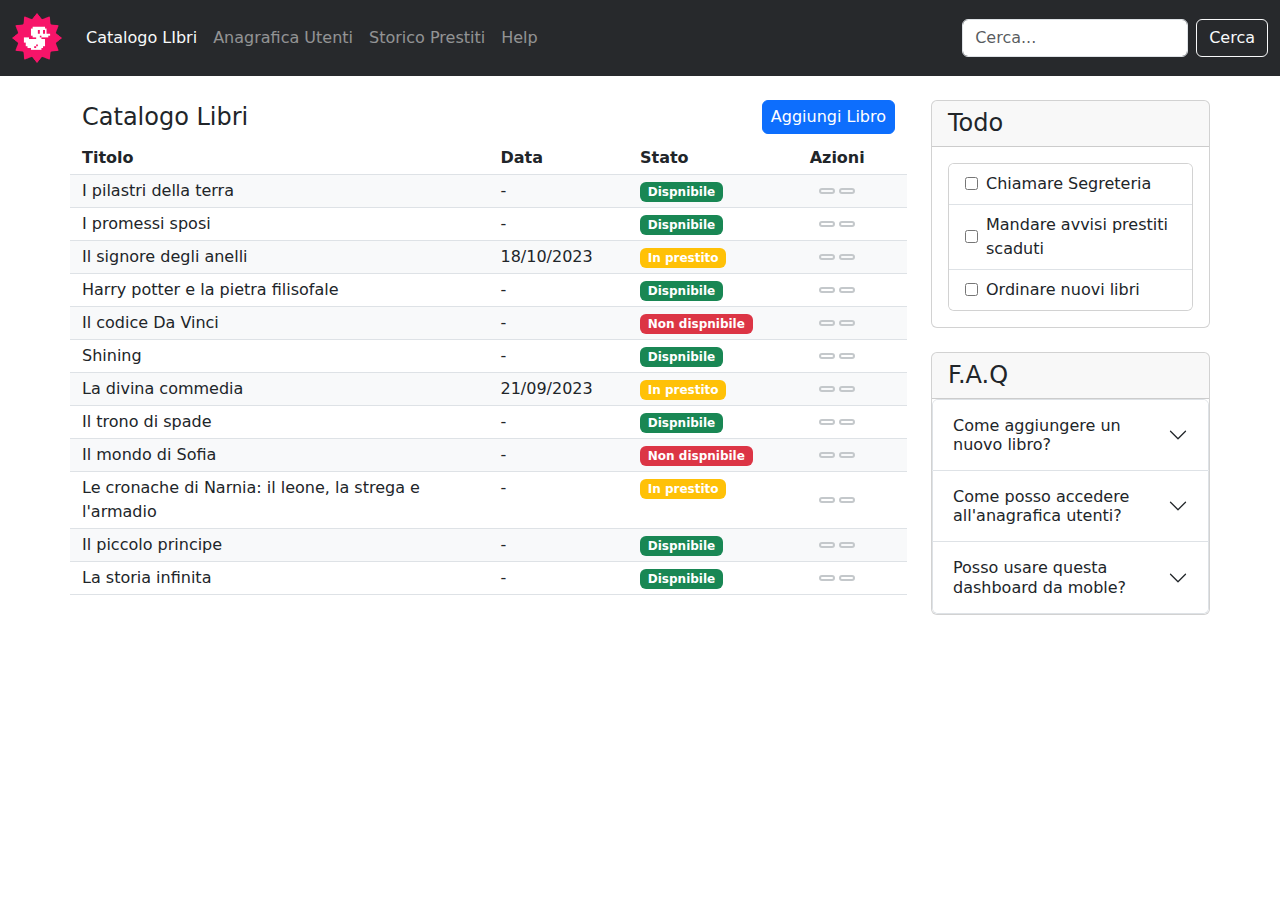
<file: index.html>
<!DOCTYPE html>
<html lang="it">
    <head>
        <meta charset="UTF-8">
        <meta name="viewport" content="width=device-width, initial-scale=1.0">
        <meta name="author" content="Melvin Jerome Luna Maligaya">
        <title>Bootstrap Dashboard</title>
        
        <!--Icons-->
        <link rel="stylesheet" href="https://cdnjs.cloudflare.com/ajax/libs/font-awesome/6.6.0/css/all.min.css" integrity="sha512-Kc323vGBEqzTmouAECnVceyQqyqdsSiqLQISBL29aUW4U/M7pSPA/gEUZQqv1cwx4OnYxTxve5UMg5GT6L4JJg==" crossorigin="anonymous" referrerpolicy="no-referrer" >

        <!-- Bootstrap -->
        <link href="https://cdn.jsdelivr.net/npm/bootstrap@5.3.3/dist/css/bootstrap.min.css" rel="stylesheet" integrity="sha384-QWTKZyjpPEjISv5WaRU9OFeRpok6YctnYmDr5pNlyT2bRjXh0JMhjY6hW+ALEwIH" crossorigin="anonymous" >

        <!--Css-->
        <link rel="stylesheet" href="style.css" type="text/css">
    </head>

    <body>
        <header>
          <nav class="navbar navbar-expand-lg bg-header">
            <div class="container-fluid">
              <a class="navbar-brand" href="#"><img class="img-fluid" src="img/duck.png" alt=""></a>
              <button class="navbar-toggler border-secondary" type="button" data-bs-toggle="collapse" data-bs-target="#navbarSupportedContent" aria-controls="navbarSupportedContent" aria-expanded="false" aria-label="Toggle navigation">
                <span><i class="fa-solid fa-bars text-secondary"></i></span>
              </button>
              <div class="collapse navbar-collapse" id="navbarSupportedContent">
                <ul class="navbar-nav me-auto mb-2 mb-lg-0">
                  <li class="nav-item">
                    <a class="nav-link text-light active" aria-current="page" href="#">Catalogo LIbri</a>
                  </li>
                  <li class="nav-item">
                    <a class="nav-link text-white-50" href="#">Anagrafica Utenti</a>
                  </li>
                  <li class="nav-item">
                    <a class="nav-link text-white-50" href="#">Storico Prestiti</a>
                  </li>
                  <li class="nav-item">
                    <a class="nav-link text-white-50" href="#">Help</a>
                  </li>
                </ul>
                <form class="d-flex" role="search">
                  <input class="form-control me-2" type="search" placeholder="Cerca..." aria-label="Search">
                  <button class="btn btn-outline-success border-light text-light" type="submit">Cerca</button>
                </form>
              </div>
            </div>
          </nav>
        </header>

        <main class="px-1">
          <div class="container d-lg-flex gap-lg-5 py-4">
            <!-- top main card -->
            <section id="top-main-card" class="row col-lg-9 flex-lg-column">
              <!-- header section-->
              <div class="col-12 d-flex justify-content-between align-items-center">
                  <h2 class="fw-normal fs-4 m-0">Catalogo Libri</h2>
                  <a class="bg-primary text-white text-decoration-none border border-primary rounded-2 px-2 py-1" href="pages/form.html" target="_blank">Aggiungi Libro</a>
              </div>
              <!-- library table -->
              <ul class="col-12 my-2" >
                <!-- li title  -->
                <li class="row bg-white py-1 border-bottom fw-bold">
                  <div class="col-6">Titolo</div>
                  <div class="d-none d-md-block col-md-2">Data</div>
                  <div class="col-4 col-md-2">Stato</div>
                  <div class="col-2 col-md-2 text-center">Azioni</div>
                </li>
                <!-- li book -->
                <li class="row bg-light py-1 border-bottom">
                  <div class="col-6">I pilastri della terra</div>
                  <div class="d-none d-md-block col-md-2">-</div>
                  <div class="col-4 col-md-2"><span class="badge text-bg-success">Dispnibile</span></div>
                  <div class="col-2 col-md-2 d-flex justify-content-center align-items-center gap-1">
                    <button class="border border-2 border-secondary-subtle rounded-1 bg-transparent"><i class="fa-solid fa-pen text-black-50"></i></button>
                    <button class="border border-2 border-secondary-subtle rounded-1 bg-transparent"><i class="fa-solid fa-trash text-black-50"></i></button>
                  </div>
                </li>
                <!-- li book -->
                <li class="row bg-white py-1 border-bottom">
                  <div class="col-6">I promessi sposi</div>
                  <div class="d-none d-md-block col-md-2">-</div>
                  <div class="col-4 col-md-2"><span class="badge text-bg-success">Dispnibile</span></div>
                  <div class="col-2 col-md-2 d-flex justify-content-center align-items-center gap-1">
                    <button class="border border-2 border-secondary-subtle rounded-1 bg-transparent"><i class="fa-solid fa-pen text-black-50"></i></button>
                    <button class="border border-2 border-secondary-subtle rounded-1 bg-transparent"><i class="fa-solid fa-trash text-black-50"></i></button>
                  </div>
                </li>
                <!-- li book -->
                <li class="row bg-light py-1 border-bottom">
                  <div class="col-6">Il signore degli anelli</div>
                  <div class="d-none d-md-block col-md-2">18/10/2023</div>
                  <div class="col-4 col-md-2"><span class="badge text-bg-warning text-white">In prestito</span></div>
                  <div class="col-2 col-md-2 d-flex justify-content-center align-items-center gap-1">
                    <button class="border border-2 border-secondary-subtle rounded-1 bg-transparent"><i class="fa-solid fa-pen text-black-50"></i></button>
                    <button class="border border-2 border-secondary-subtle rounded-1 bg-transparent"><i class="fa-solid fa-trash text-black-50"></i></button>
                  </div>
                </li>
                <!-- li book -->
                <li class="row bg-white py-1 border-bottom">
                  <div class="col-6">Harry potter e la pietra filisofale</div>
                  <div class="d-none d-md-block col-md-2">-</div>
                  <div class="col-4 col-md-2"><span class="badge text-bg-success">Dispnibile</span></div>
                  <div class="col-2 col-md-2 d-flex justify-content-center align-items-center gap-1">
                    <button class="border border-2 border-secondary-subtle rounded-1 bg-transparent"><i class="fa-solid fa-pen text-black-50"></i></button>
                    <button class="border border-2 border-secondary-subtle rounded-1 bg-transparent"><i class="fa-solid fa-trash text-black-50"></i></button>
                  </div>
                </li>
                <!-- li book -->
                <li class="row bg-light py-1 border-bottom">
                  <div class="col-6">Il codice Da Vinci</div>
                  <div class="d-none d-md-block col-md-2">-</div>
                  <div class="col-4 col-md-2"><span class="badge text-bg-danger">Non dispnibile</span></div>
                  <div class="col-2 col-md-2 d-flex justify-content-center align-items-center gap-1">
                    <button class="border border-2 border-secondary-subtle rounded-1 bg-transparent"><i class="fa-solid fa-pen text-black-50"></i></button>
                    <button class="border border-2 border-secondary-subtle rounded-1 bg-transparent"><i class="fa-solid fa-trash text-black-50"></i></button>
                  </div>
                </li>
                <!-- li book -->
                <li class="row bg-white py-1 border-bottom">
                  <div class="col-6">Shining</div>
                  <div class="d-none d-md-block col-md-2">-</div>
                  <div class="col-4 col-md-2"><span class="badge text-bg-success">Dispnibile</span></div>
                  <div class="col-2 col-md-2 d-flex justify-content-center align-items-center gap-1">
                    <button class="border border-2 border-secondary-subtle rounded-1 bg-transparent"><i class="fa-solid fa-pen text-black-50"></i></button>
                    <button class="border border-2 border-secondary-subtle rounded-1 bg-transparent"><i class="fa-solid fa-trash text-black-50"></i></button>
                  </div>
                </li>
                <!-- li book -->
                <li class="row bg-light py-1 border-bottom">
                  <div class="col-6">La divina commedia</div>
                  <div class="d-none d-md-block col-md-2">21/09/2023</div>
                  <div class="col-4 col-md-2"><span class="badge text-bg-warning text-white">In prestito</span></div>
                  <div class="col-2 col-md-2 d-flex justify-content-center align-items-center gap-1">
                    <button class="border border-2 border-secondary-subtle rounded-1 bg-transparent"><i class="fa-solid fa-pen text-black-50"></i></button>
                    <button class="border border-2 border-secondary-subtle rounded-1 bg-transparent"><i class="fa-solid fa-trash text-black-50"></i></button>
                  </div>
                </li>
                <!-- li book -->
                <li class="row bg-white py-1 border-bottom">
                  <div class="col-6">Il trono di spade</div>
                  <div class="d-none d-md-block col-md-2">-</div>
                  <div class="col-4 col-md-2"><span class="badge text-bg-success">Dispnibile</span></div>
                  <div class="col-2 col-md-2 d-flex justify-content-center align-items-center gap-1">
                    <button class="border border-2 border-secondary-subtle rounded-1 bg-transparent"><i class="fa-solid fa-pen text-black-50"></i></button>
                    <button class="border border-2 border-secondary-subtle rounded-1 bg-transparent"><i class="fa-solid fa-trash text-black-50"></i></button>
                  </div>
                </li>
                <!-- li book -->
                <li class="row bg-light py-1 border-bottom">
                  <div class="col-6">Il mondo di Sofia</div>
                  <div class="d-none d-md-block col-md-2">-</div>
                  <div class="col-4 col-md-2"><span class="badge text-bg-danger">Non dispnibile</span></div>
                  <div class="col-2 col-md-2 d-flex justify-content-center align-items-center gap-1">
                    <button class="border border-2 border-secondary-subtle rounded-1 bg-transparent"><i class="fa-solid fa-pen text-black-50"></i></button>
                    <button class="border border-2 border-secondary-subtle rounded-1 bg-transparent"><i class="fa-solid fa-trash text-black-50"></i></button>
                  </div>
                </li>
                <!-- li book -->
                <li class="row bg-white py-1 border-bottom">
                  <div class="col-6">Le cronache di Narnia: il leone, la strega e l'armadio</div>
                  <div class="d-none d-md-block col-md-2">-</div>
                  <div class="col-4 col-md-2"><span class="badge text-bg-warning text-white">In prestito</span></div>
                  <div class="col-2 col-md-2 d-flex justify-content-center align-items-center gap-1">
                    <button class="border border-2 border-secondary-subtle rounded-1 bg-transparent"><i class="fa-solid fa-pen text-black-50"></i></button>
                    <button class="border border-2 border-secondary-subtle rounded-1 bg-transparent"><i class="fa-solid fa-trash text-black-50"></i></button>
                  </div>
                </li>
                <!-- li book -->
                <li class="row bg-light py-1 border-bottom">
                  <div class="col-6">Il piccolo principe</div>
                  <div class="d-none d-md-block col-md-2">-</div>
                  <div class="col-4 col-md-2"><span class="badge text-bg-success">Dispnibile</span></div>
                  <div class="col-2 col-md-2 d-flex justify-content-center align-items-center gap-1">
                    <button class="border border-2 border-secondary-subtle rounded-1 bg-transparent"><i class="fa-solid fa-pen text-black-50"></i></button>
                    <button class="border border-2 border-secondary-subtle rounded-1 bg-transparent"><i class="fa-solid fa-trash text-black-50"></i></button>
                  </div>
                </li>
                <!-- li book -->
                <li class="row bg-white py-1 border-bottom">
                  <div class="col-6">La storia infinita</div>
                  <div class="d-none d-md-block col-md-2">-</div>
                  <div class="col-4 col-md-2"><span class="badge text-bg-success">Dispnibile</span></div>
                  <div class="col-2 col-md-2 d-flex justify-content-center align-items-center gap-1">
                    <button class="border border-2 border-secondary-subtle rounded-1 bg-transparent"><i class="fa-solid fa-pen text-black-50"></i></button>
                    <button class="border border-2 border-secondary-subtle rounded-1 bg-transparent"><i class="fa-solid fa-trash text-black-50"></i></button>
                  </div>
                </li>
              </ul>
            </section>

            <!-- bottom main card -->
            <section id="bottom-card" class="row d-flex flex-column col-lg-3">
              <!-- todo -->
              <div id="Todo-Card" class="card px-0 mt-3 mt-lg-0 mb-4">
                <div class="card-header">
                  <!-- title card -->
                  <h3 class="fw-normal fs-4 m-0">Todo</h3>
                </div>
                <div class="card-body">
                  <div class="card">
                    <ul class="list-group list-group-flush">
                      <li class="list-group-item d-flex align-items-center"><input class="me-2" type="checkbox" name="segreteria"><span>Chiamare Segreteria</span></li>
                      <li class="list-group-item d-flex align-items-center"><input class="me-2" type="checkbox" name="prestiti"><span>Mandare avvisi prestiti scaduti</span></li>
                      <li class="list-group-item d-flex align-items-center"><input class="me-2" type="checkbox" name="libri nuovi"><span>Ordinare nuovi libri</span></li>
                    </ul>
                  </div>
                </div>
              </div>
              <!-- faq -->
              <div id="faq-Card" class="card px-0">
                <div class="card-header">
                  <!-- titlr card -->
                  <h3 class="fw-normal fs-4 m-0">F.A.Q</h3>
                </div>
                <div class="accordion" id="accordionExample">
                  <div class="accordion-item">
                    <h2 class="accordion-header">
                      <button class="accordion-button collapsed" type="button" data-bs-toggle="collapse" data-bs-target="#nuovo-libro" aria-expanded="false" aria-controls="nuovo-libro">
                        Come aggiungere un nuovo libro?
                      </button>
                    </h2>
                    <div id="nuovo-libro" class="accordion-collapse collapse" data-bs-parent="#accordionExample">
                      <div class="accordion-body">
                        Lorem ipsum dolor sit, amet consectetur adipisicing elit. Tempora cum modi perferendis placeat voluptatibus, sed, aut suscipit veniam dignissimos neque repudiandae blanditiis accusamus, commodi rem soluta eaque officia tenetur sit!
                        Doloremque minus non aliquam, voluptate ullam minima nesciunt culpa molestias, pariatur repellendus debitis. Fugiat nihil quas cupiditate eius? Eius quas nostrum impedit praesentium ducimus numquam incidunt eveniet iusto pariatur maxime.
                      </div>
                    </div>
                  </div>
                  <div class="accordion-item">
                    <h2 class="accordion-header">
                      <button class="accordion-button collapsed" type="button" data-bs-toggle="collapse" data-bs-target="#anagrafica" aria-expanded="false" aria-controls="anagrafica">
                        Come posso accedere all'anagrafica utenti?
                      </button>
                    </h2>
                    <div id="anagrafica" class="accordion-collapse collapse" data-bs-parent="#accordionExample">
                      <div class="accordion-body">
                        Lorem ipsum dolor sit, amet consectetur adipisicing elit. Tempora cum modi perferendis placeat voluptatibus, sed, aut suscipit veniam dignissimos neque repudiandae blanditiis accusamus, commodi rem soluta eaque officia tenetur sit!
                        Doloremque minus non aliquam, voluptate ullam minima nesciunt culpa molestias, pariatur repellendus debitis. Fugiat nihil quas cupiditate eius? Eius quas nostrum impedit praesentium ducimus numquam incidunt eveniet iusto pariatur maxime.
                      </div>
                    </div>
                  </div>
                  <div class="accordion-item">
                    <h2 class="accordion-header">
                      <button class="accordion-button collapsed" type="button" data-bs-toggle="collapse" data-bs-target="#mobile" aria-expanded="false" aria-controls="mobile">
                        Posso usare questa dashboard da moble?
                      </button>
                    </h2>
                    <div id="mobile" class="accordion-collapse collapse" data-bs-parent="#accordionExample">
                      <div class="accordion-body">
                        Lorem ipsum dolor sit, amet consectetur adipisicing elit. Tempora cum modi perferendis placeat voluptatibus, sed, aut suscipit veniam dignissimos neque repudiandae blanditiis accusamus, commodi rem soluta eaque officia tenetur sit!
                        Doloremque minus non aliquam, voluptate ullam minima nesciunt culpa molestias, pariatur repellendus debitis. Fugiat nihil quas cupiditate eius? Eius quas nostrum impedit praesentium ducimus numquam incidunt eveniet iusto pariatur maxime.
                      </div>
                    </div>
                  </div>
                </div>
              </div>
            </section>
          </div>
        </main>


        <!-- java -->
        <script src="https://cdn.jsdelivr.net/npm/bootstrap@5.3.3/dist/js/bootstrap.bundle.min.js" integrity="sha384-YvpcrYf0tY3lHB60NNkmXc5s9fDVZLESaAA55NDzOxhy9GkcIdslK1eN7N6jIeHz" crossorigin="anonymous"></script>
    </body>
</html>
</file>
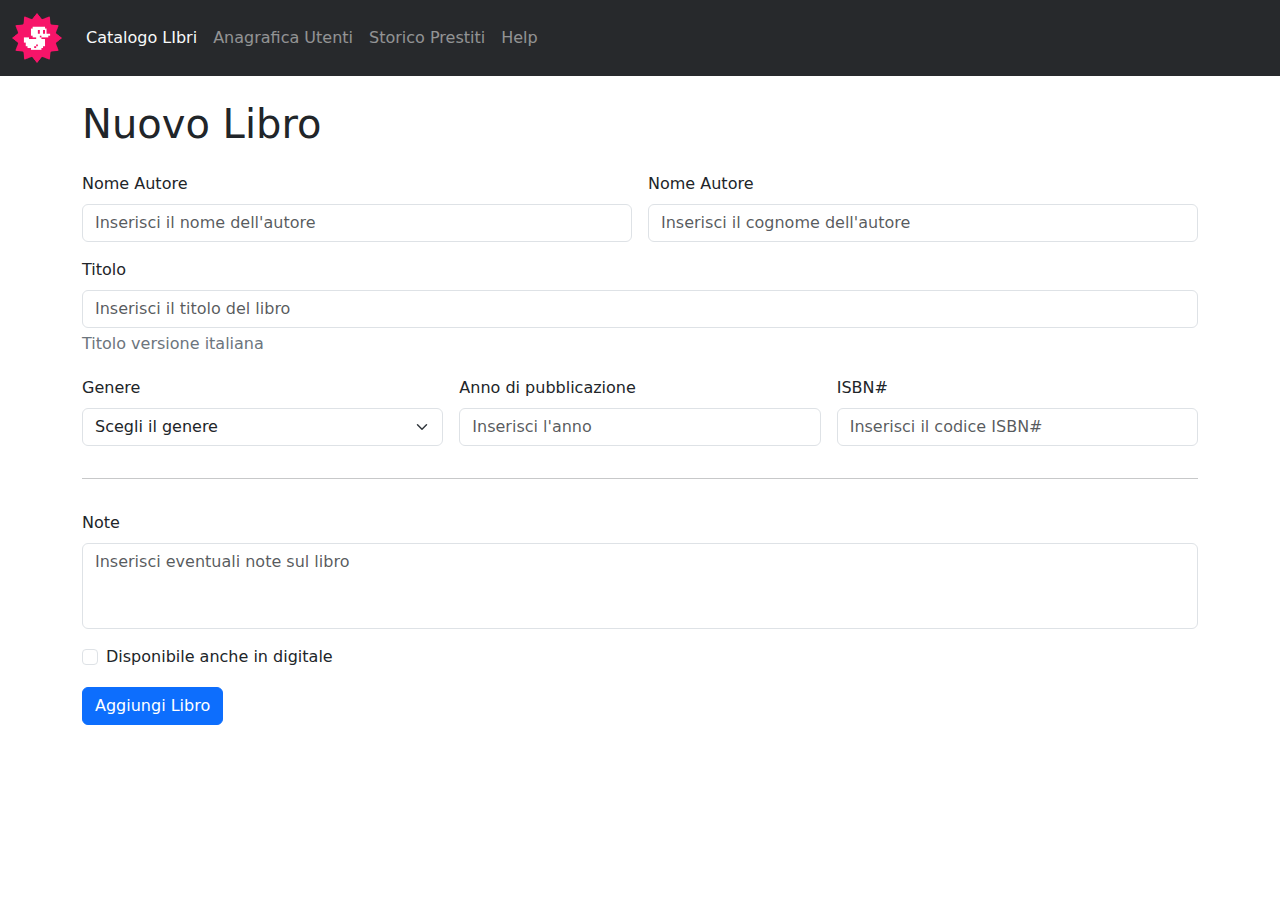
<file: pages/form.html>
<!DOCTYPE html>
<html lang="it">
    <head>
        <meta charset="UTF-8">
        <meta name="viewport" content="width=device-width, initial-scale=1.0">
        <meta name="author" content="Melvin Jerome Luna Maligaya">
        <title>Bootstrap Dashboard</title>

           <!--Font-->


           <!--Icons-->
           <link rel="stylesheet" href="https://cdnjs.cloudflare.com/ajax/libs/font-awesome/6.6.0/css/all.min.css" integrity="sha512-Kc323vGBEqzTmouAECnVceyQqyqdsSiqLQISBL29aUW4U/M7pSPA/gEUZQqv1cwx4OnYxTxve5UMg5GT6L4JJg==" crossorigin="anonymous" referrerpolicy="no-referrer" >

           <!-- Bootstrap -->
           <link href="https://cdn.jsdelivr.net/npm/bootstrap@5.3.3/dist/css/bootstrap.min.css" rel="stylesheet" integrity="sha384-QWTKZyjpPEjISv5WaRU9OFeRpok6YctnYmDr5pNlyT2bRjXh0JMhjY6hW+ALEwIH" crossorigin="anonymous" >

           <!--Css-->
           <link rel="stylesheet" href="../style.css" type="text/css">
    </head>

    <body>
        <header>
          <nav class="navbar navbar-expand-lg bg-header">
            <div class="container-fluid">
              <a class="navbar-brand" href="#"><img class="img-fluid" src="../img/duck.png" alt=""></a>
              <button class="navbar-toggler border-secondary" type="button" data-bs-toggle="collapse" data-bs-target="#navbarSupportedContent" aria-controls="navbarSupportedContent" aria-expanded="false" aria-label="Toggle navigation">
                <span><span><i class="fa-solid fa-bars text-secondary"></i></span></span>
              </button>
              <div class="collapse navbar-collapse" id="navbarSupportedContent">
                <ul class="navbar-nav me-auto mb-2 mb-lg-0">
                  <li class="nav-item">
                    <a class="nav-link text-light active" aria-current="page" href="../index.html">Catalogo LIbri</a>
                  </li>
                  <li class="nav-item">
                    <a class="nav-link text-white-50" href="#">Anagrafica Utenti</a>
                  </li>
                  <li class="nav-item">
                    <a class="nav-link text-white-50" href="#">Storico Prestiti</a>
                  </li>
                  <li class="nav-item">
                    <a class="nav-link text-white-50" href="#">Help</a>
                  </li>
                </ul>
              </div>
            </div>
          </nav>
        </header>

        <main class="px-1">
          <div class="container py-4">
            <h1>Nuovo Libro</h1>
            <form class="row g-3 mt-1">
              <!-- author name -->
              <div class="col-6">
                <label for="author-name" class="form-label">Nome Autore</label>
                <input type="text" class="form-control" id="author-name" placeholder="Inserisci il nome dell'autore">
              </div>
              <!-- author surname -->
              <div class="col-6">
                <label for="author-surname" class="form-label">Nome Autore</label>
                <input type="text" class="form-control" id="author-surname" placeholder="Inserisci il cognome dell'autore">
              </div>
              <!-- title book -->
              <div class="col-12">
                <label for="title-book" class="form-label">Titolo</label>
                <input type="text" class="form-control" id="title-book" placeholder="Inserisci il titolo del libro">
                <p class="text-secondary my-1">Titolo versione italiana</p>
              </div>
              <!-- gender -->
              <div class="col-md-4">
                <label for="gender" class="form-label">Genere</label>
                <select id="gender" class="form-select">
                  <option value="" selected disabled>Scegli il genere</option>
                  <option value="male">M</option>
                  <option value="female">F</option>
                </select>
              </div>
              <!-- year -->
              <div class="col-md-4">
                <label for="year" class="form-label">Anno di pubblicazione</label>
                <input type="text" class="form-control" id="year" placeholder="Inserisci l'anno">
              </div>
              <!-- ISBN code-->
              <div class="col-md-4">
                <label for="isbn" class="form-label">ISBN#</label>
                <input type="text" class="form-control" id="isbn" placeholder="Inserisci il codice ISBN#">
              </div>
              <!-- hr -->
              <div class="col-12">
                <hr>
              </div>
              <!-- notes -->
              <div class="col-12">
                <label class="form-label" for="notes">Note</label>
                <textarea class="form-control" placeholder="Inserisci eventuali note sul libro" id="notes" rows="3"></textarea>
              </div>
              <!-- checkbox available -->
              <div class="col-12">
                <div class="form-check">
                  <input class="form-check-input" type="checkbox" id="gridCheck">
                  <label class="form-check-label" for="gridCheck">
                    Disponibile anche in digitale
                  </label>
                </div>
              </div>
              <!-- add button -->
              <div class="col-12">
                <button type="submit" class="btn btn-primary">Aggiungi Libro</button>
              </div>
            </form>
            
          </div>
        </main>


        <!-- java -->
        <script src="https://cdn.jsdelivr.net/npm/bootstrap@5.3.3/dist/js/bootstrap.bundle.min.js" integrity="sha384-YvpcrYf0tY3lHB60NNkmXc5s9fDVZLESaAA55NDzOxhy9GkcIdslK1eN7N6jIeHz" crossorigin="anonymous"></script>
    </body>
</html>
</file>
<file: style.css>
/*generics*/
.navbar-brand img{
    width: 50px;
} 

/*bg*/
.bg-header{
    background-color: #27292C;
}

/* form form.html */
form textarea{
    resize: none;
}

/* hover btn li */
#top-main-card li button:hover{
    background-color: #22222270 !important;
    border-color:#555 !important
}
</file>
